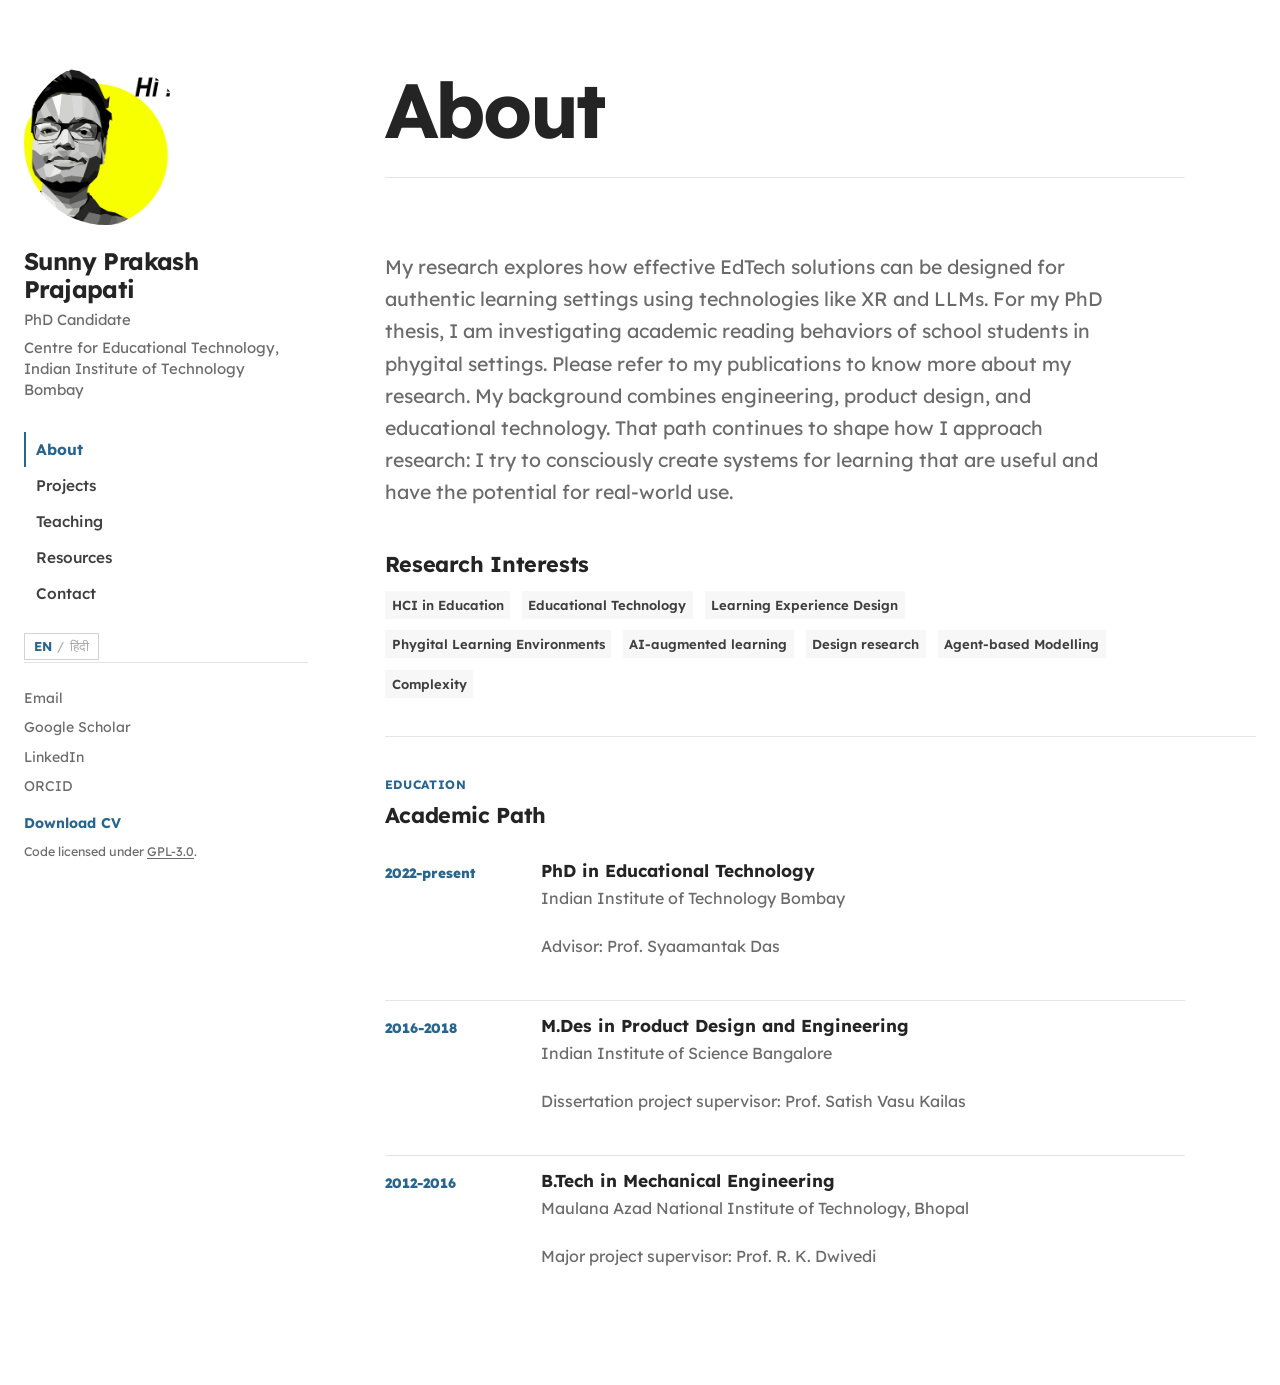
<file: index.html>
<!DOCTYPE html>
<html lang="en">
<head>
  <meta charset="utf-8">
  <meta name="viewport" content="width=device-width, initial-scale=1">
  <meta name="description" content="Biography, research background, education, and research themes of Sunny Prakash Prajapati, PhD Candidate at IIT Bombay.">
  <meta name="theme-color" content="#f7f6f0">
  <link rel="icon" href="assets/images/logo-sunny.png" type="image/png">
  <title>About | Sunny Prakash Prajapati</title>
  <!-- Google tag (gtag.js) -->
  <script async src="https://www.googletagmanager.com/gtag/js?id=G-GCZZ0L1L67"></script>
  <script>
    window.dataLayer = window.dataLayer || [];
    function gtag(){dataLayer.push(arguments);}
    gtag('js', new Date());

    gtag('config', 'G-GCZZ0L1L67');
  </script>
  <meta property="og:title" content="About — Sunny Prakash Prajapati">
  <meta property="og:description" content="Biography, research background, education, and research themes of Sunny Prakash Prajapati, PhD Candidate at IIT Bombay.">
  <meta property="og:image" content="https://sunnysideux.github.io/assets/images/logo-sunny.png">
  <meta property="og:url" content="https://sunnysideux.github.io/">
  <meta property="og:type" content="website">
  <meta property="og:site_name" content="Sunny Prakash Prajapati">
  <meta name="twitter:card" content="summary">
  <link rel="canonical" href="https://sunnysideux.github.io/">
  <link rel="stylesheet" href="assets/css/styles.css">
  <script defer src="assets/js/site-data.js"></script>
  <script defer src="assets/js/i18n.js"></script>
  <script defer src="assets/js/main.js"></script>
</head>
<body data-page="about">
  <a class="skip-link" href="#main-content">Skip to content</a>
  <div class="site-shell">
    <header class="site-header" data-site-header></header>
    <main id="main-content" data-page-root>
      <noscript>
        <section class="noscript-message">
          <h1>JavaScript is required for this site.</h1>
          <p>This website keeps content in a single editable data file, so please enable JavaScript to view the pages.</p>
        </section>
      </noscript>
    </main>
    <footer class="site-footer" data-site-footer></footer>
  </div>
</body>
</html>
</file>
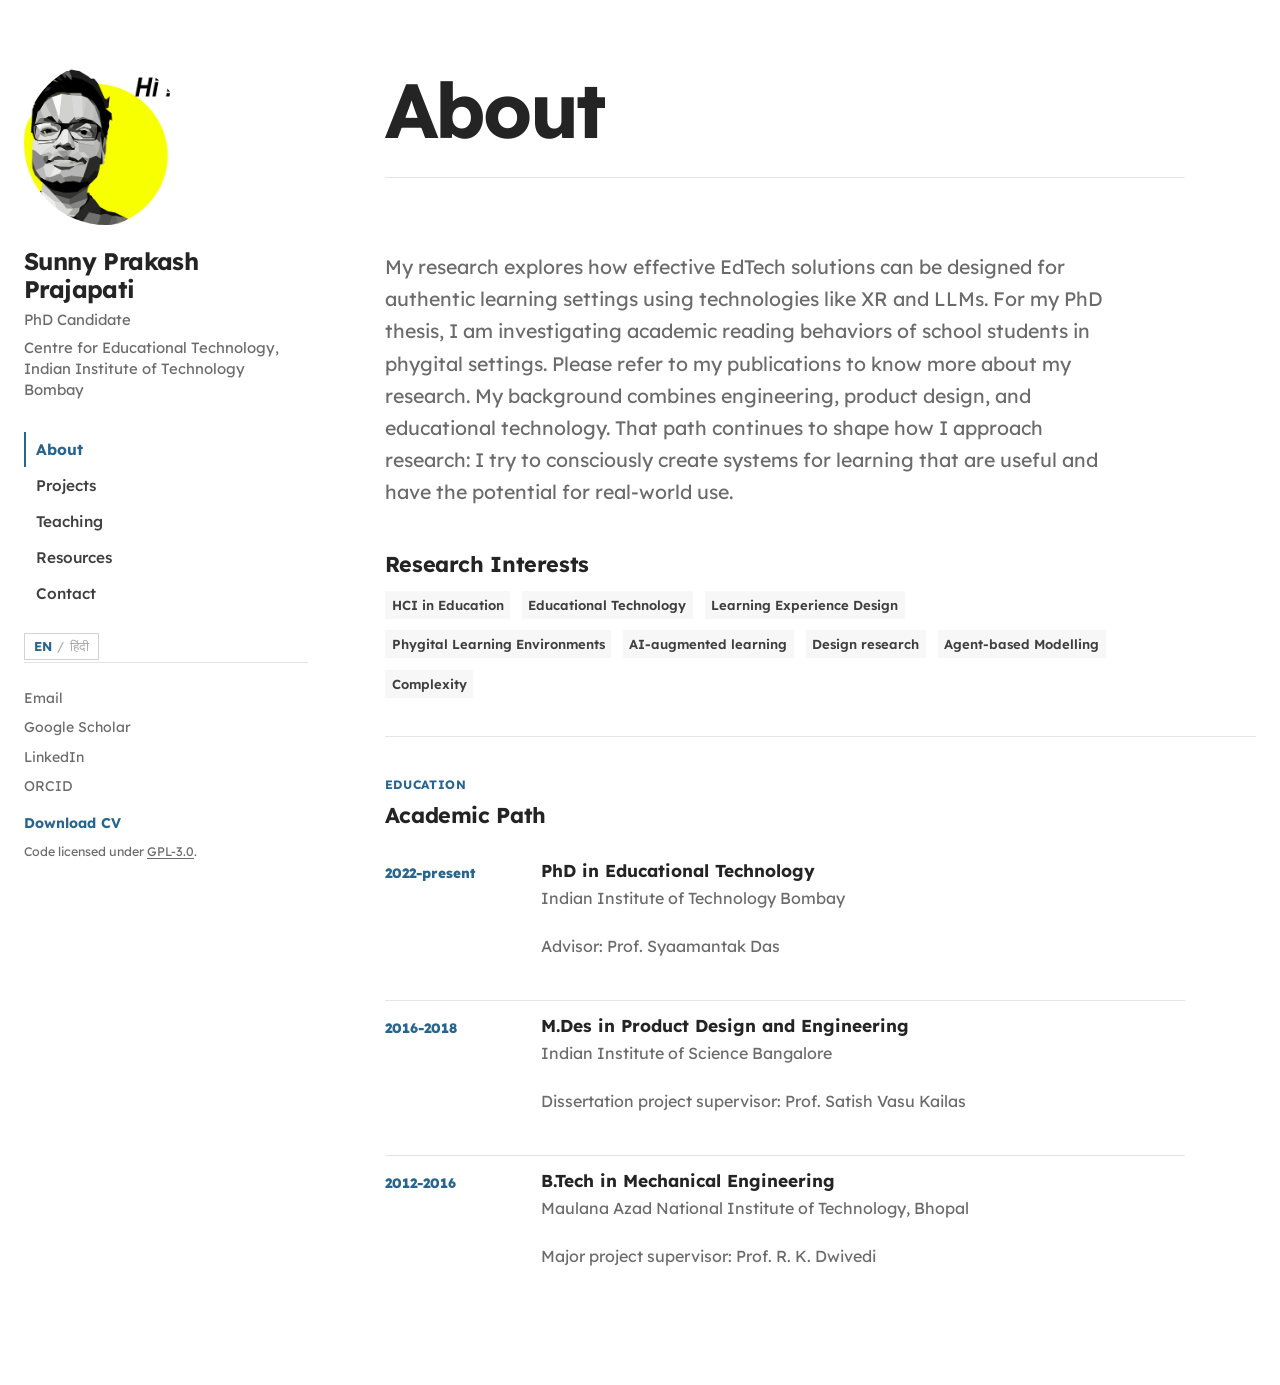
<file: about.html>
<!DOCTYPE html>
<html lang="en">
<head>
  <meta charset="utf-8">
  <meta name="viewport" content="width=device-width, initial-scale=1">
  <meta name="robots" content="noindex">
  <meta http-equiv="refresh" content="0; url=index.html">
  <link rel="canonical" href="https://sunnysideux.github.io/">
  <title>About | Sunny Prakash Prajapati</title>
  <script>window.location.replace("index.html");</script>
</head>
<body>
  <p>This page has moved to <a href="index.html">the homepage</a>.</p>
</body>
</html>
</file>
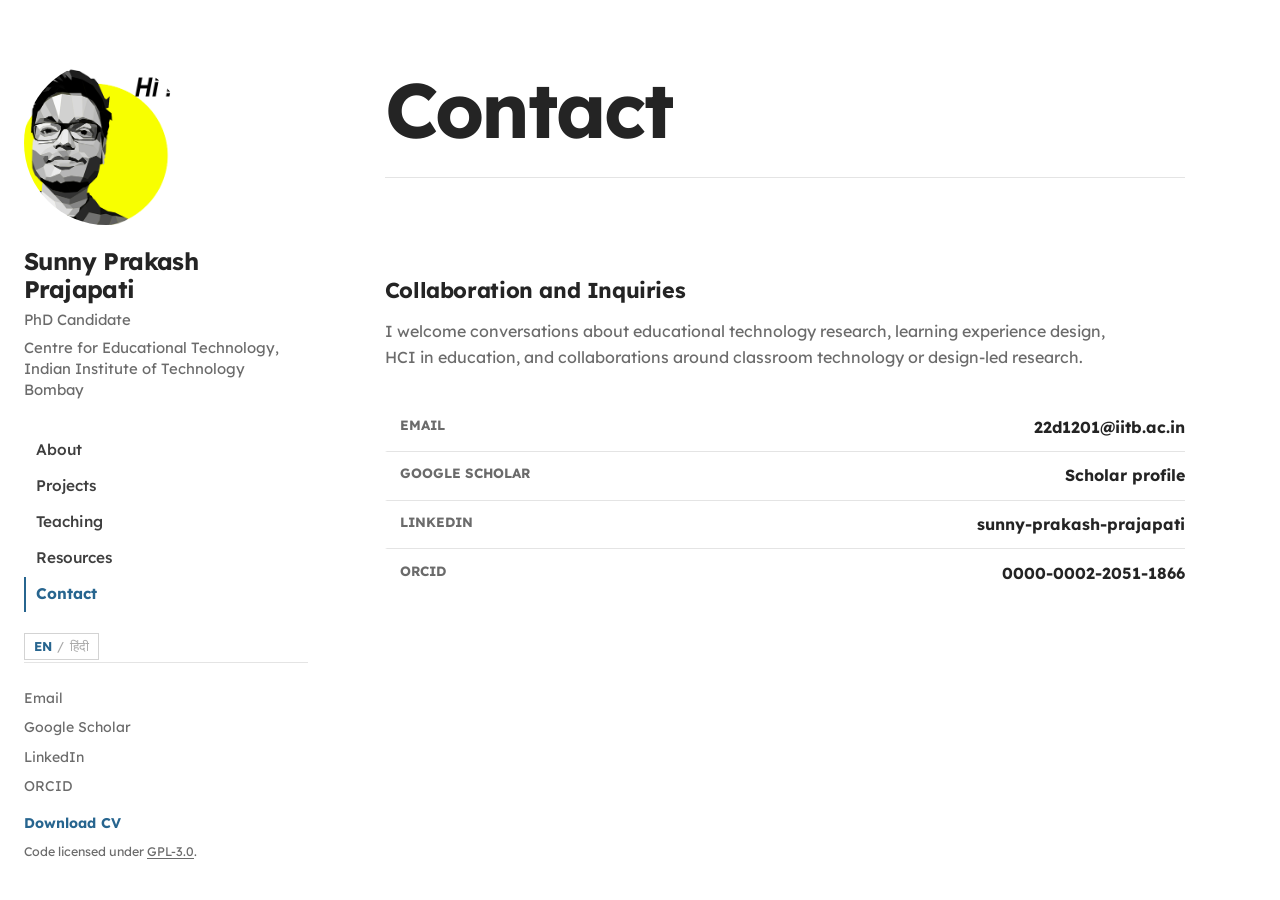
<file: contact.html>
<!DOCTYPE html>
<html lang="en">
<head>
  <meta charset="utf-8">
  <meta name="viewport" content="width=device-width, initial-scale=1">
  <meta name="description" content="Contact Sunny Prakash Prajapati for research collaborations, talks, and inquiries in educational technology, HCI in education, and learning experience design.">
  <meta name="theme-color" content="#f7f6f0">
  <link rel="icon" href="assets/images/logo-sunny.png" type="image/png">
  <title>Contact | Sunny Prakash Prajapati</title>
  <meta property="og:title" content="Contact — Sunny Prakash Prajapati">
  <meta property="og:description" content="Contact Sunny Prakash Prajapati for research collaborations, talks, and inquiries.">
  <meta property="og:image" content="https://sunnysideux.github.io/assets/images/logo-sunny.png">
  <meta property="og:url" content="https://sunnysideux.github.io/contact.html">
  <meta property="og:type" content="website">
  <meta property="og:site_name" content="Sunny Prakash Prajapati">
  <meta name="twitter:card" content="summary">
  <link rel="canonical" href="https://sunnysideux.github.io/contact.html">
  <link rel="stylesheet" href="assets/css/styles.css">
  <script defer src="assets/js/site-data.js"></script>
  <script defer src="assets/js/i18n.js"></script>
  <script defer src="assets/js/main.js"></script>
</head>
<body data-page="contact">
  <a class="skip-link" href="#main-content">Skip to content</a>
  <div class="site-shell">
    <header class="site-header" data-site-header></header>
    <main id="main-content" data-page-root>
      <noscript>
        <section class="noscript-message">
          <h1>JavaScript is required for this site.</h1>
          <p>This website keeps content in a single editable data file, so please enable JavaScript to view the pages.</p>
        </section>
      </noscript>
    </main>
    <footer class="site-footer" data-site-footer></footer>
  </div>
</body>
</html>
</file>
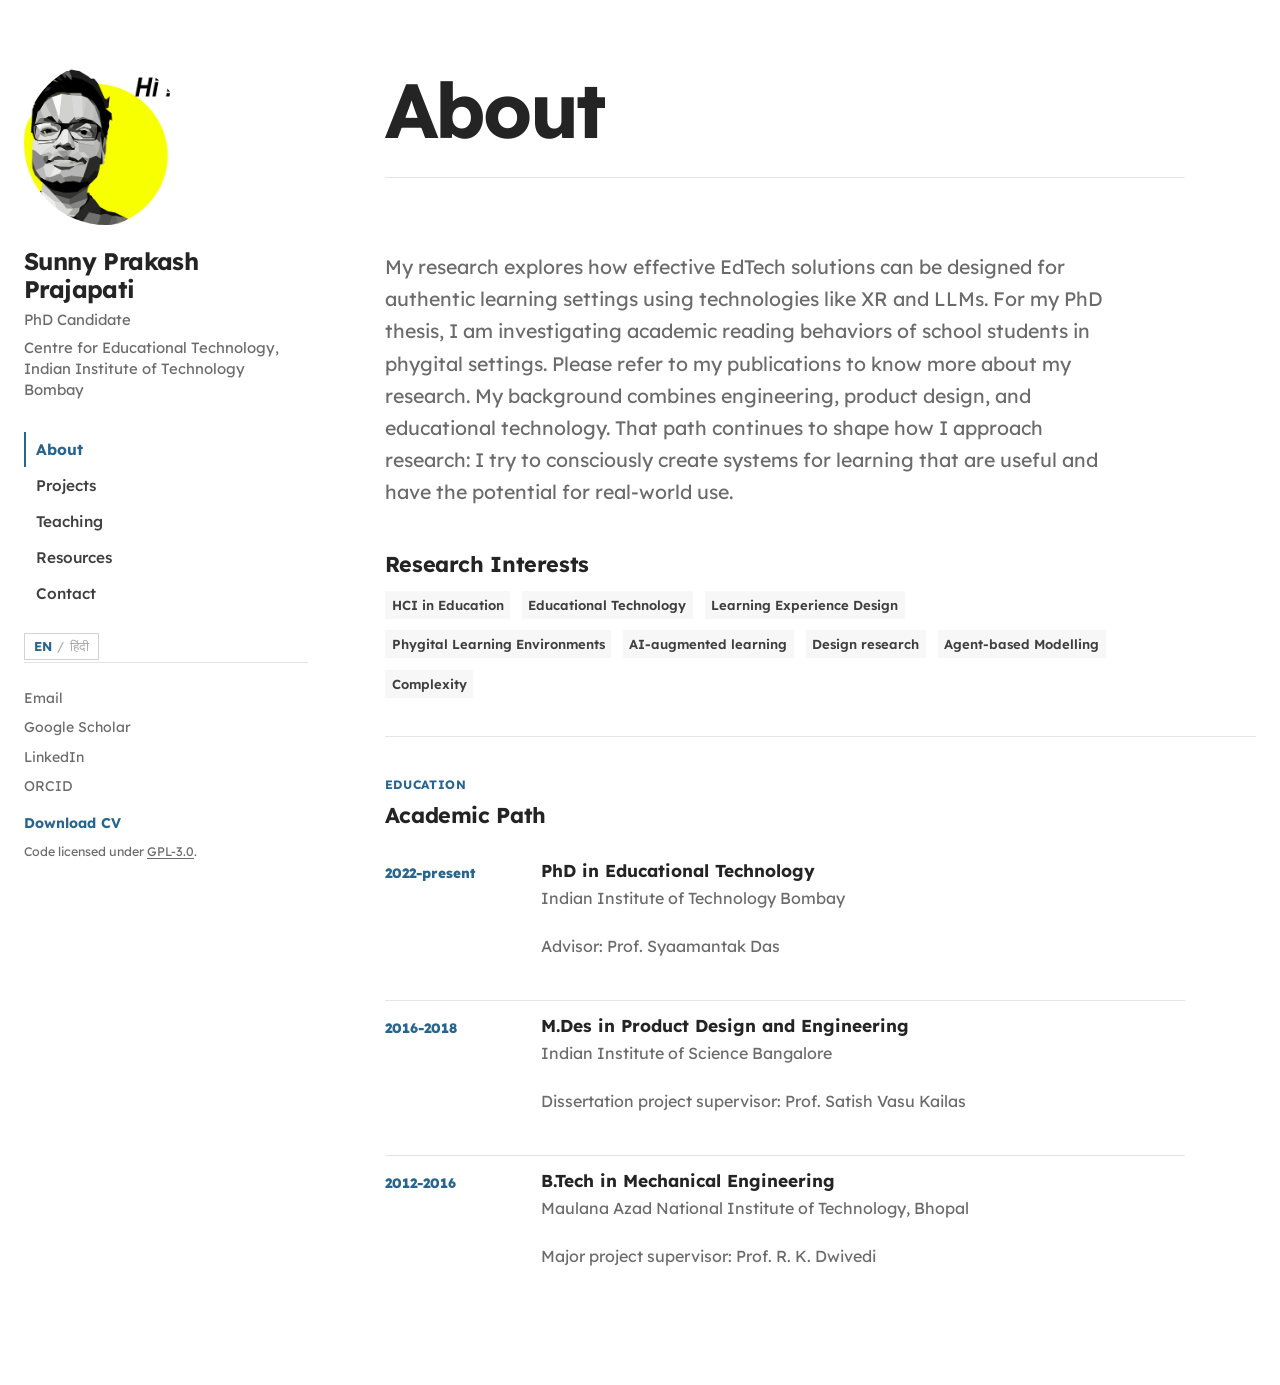
<file: cv.html>
<!DOCTYPE html>
<html lang="en">
<head>
  <meta charset="utf-8">
  <meta name="viewport" content="width=device-width, initial-scale=1">
  <meta name="robots" content="noindex">
  <meta http-equiv="refresh" content="0; url=index.html">
  <link rel="canonical" href="https://sunnysideux.github.io/">
  <title>Sunny Prakash Prajapati</title>
  <script>window.location.replace("index.html");</script>
</head>
<body>
  <p>This page has moved to <a href="index.html">the homepage</a>.</p>
</body>
</html>
</file>
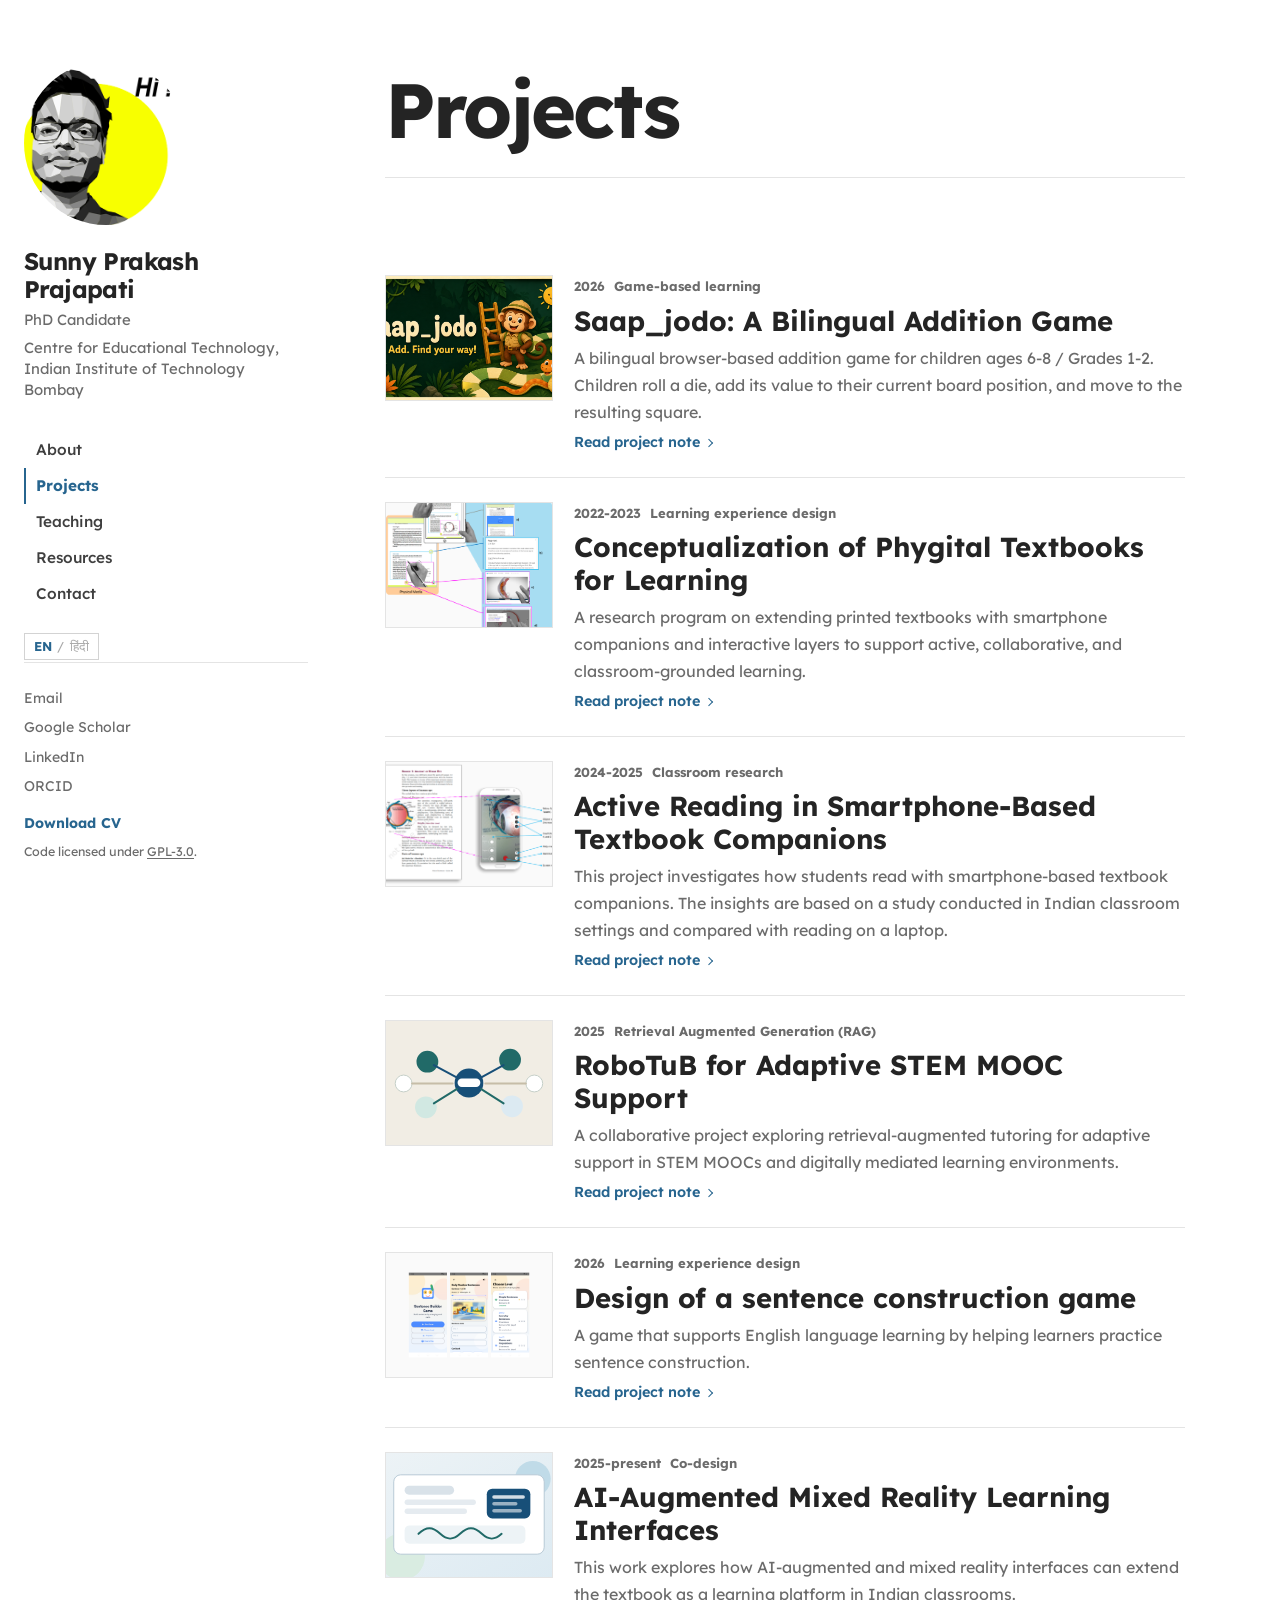
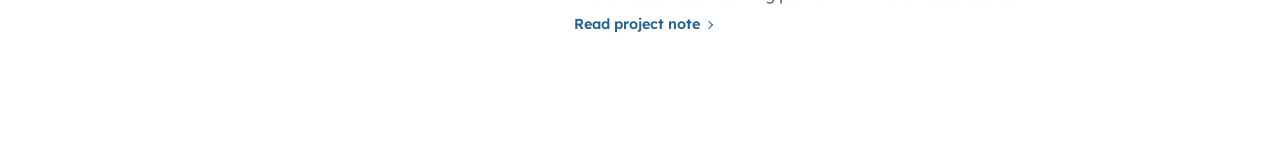
<file: projects.html>
<!DOCTYPE html>
<html lang="en">
<head>
  <meta charset="utf-8">
  <meta name="viewport" content="width=device-width, initial-scale=1">
  <meta name="description" content="Research projects by Sunny Prakash Prajapati: phygital textbooks, active reading studies, AI-augmented learning interfaces, and accessible game design.">
  <meta name="theme-color" content="#f7f6f0">
  <link rel="icon" href="assets/images/logo-sunny.png" type="image/png">
  <title>Projects | Sunny Prakash Prajapati</title>
  <meta property="og:title" content="Projects — Sunny Prakash Prajapati">
  <meta property="og:description" content="Research projects by Sunny Prakash Prajapati: phygital textbooks, active reading studies, AI-augmented learning interfaces, and accessible game design.">
  <meta property="og:image" content="https://sunnysideux.github.io/assets/images/logo-sunny.png">
  <meta property="og:url" content="https://sunnysideux.github.io/projects.html">
  <meta property="og:type" content="website">
  <meta property="og:site_name" content="Sunny Prakash Prajapati">
  <meta name="twitter:card" content="summary">
  <link rel="canonical" href="https://sunnysideux.github.io/projects.html">
  <link rel="stylesheet" href="assets/css/styles.css">
  <script defer src="assets/js/site-data.js"></script>
  <script defer src="assets/js/i18n.js"></script>
  <script defer src="assets/js/main.js"></script>
</head>
<body data-page="projects">
  <a class="skip-link" href="#main-content">Skip to content</a>
  <div class="site-shell">
    <header class="site-header" data-site-header></header>
    <main id="main-content" data-page-root>
      <noscript>
        <section class="noscript-message">
          <h1>JavaScript is required for this site.</h1>
          <p>This website keeps content in a single editable data file, so please enable JavaScript to view the pages.</p>
        </section>
      </noscript>
    </main>
    <footer class="site-footer" data-site-footer></footer>
  </div>
</body>
</html>
</file>
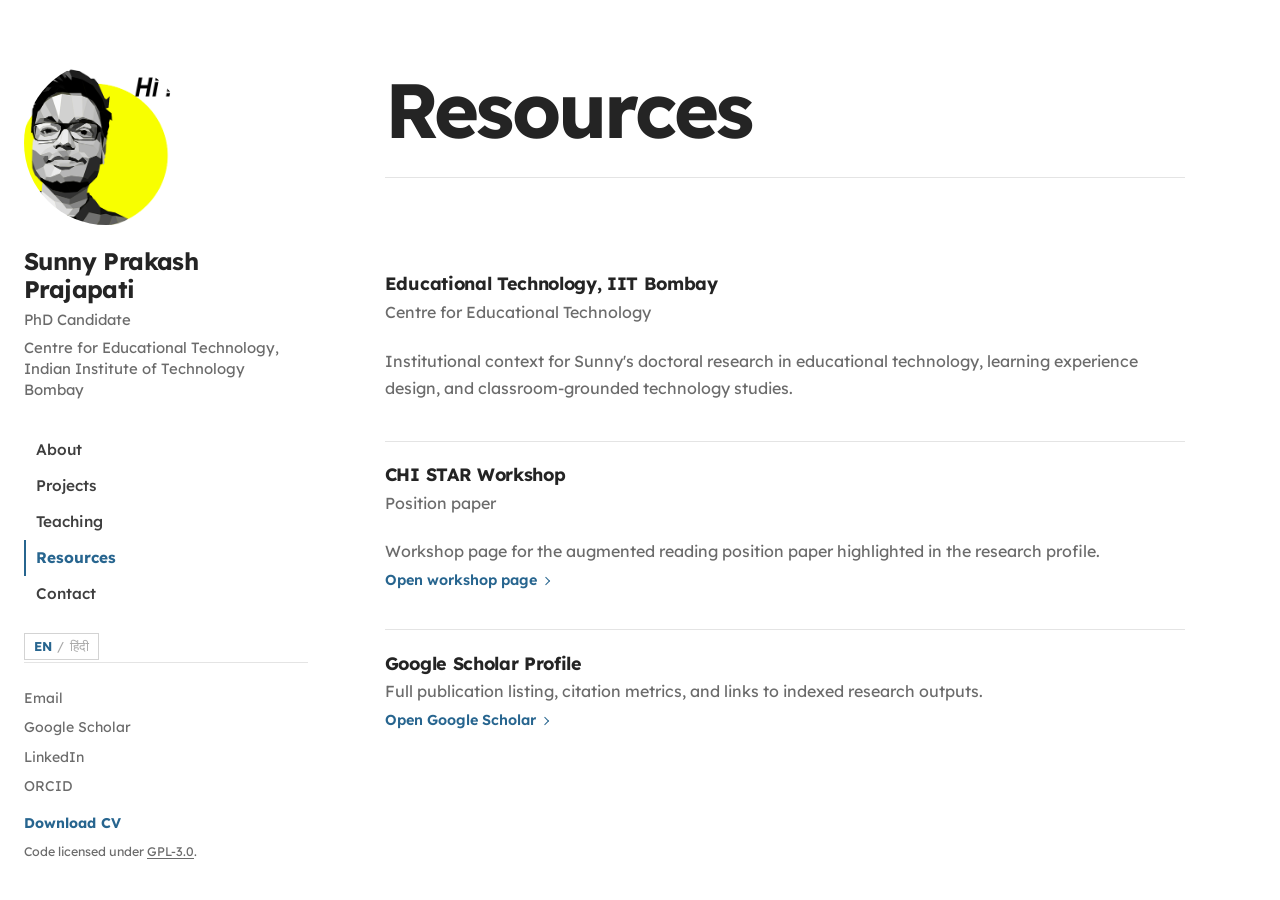
<file: resources.html>
<!DOCTYPE html>
<html lang="en">
<head>
  <meta charset="utf-8">
  <meta name="viewport" content="width=device-width, initial-scale=1">
  <meta name="description" content="Selected resources, institutional links, and references connected to Sunny Prakash Prajapati's research in educational technology and HCI.">
  <meta name="theme-color" content="#f7f6f0">
  <link rel="icon" href="assets/images/logo-sunny.png" type="image/png">
  <title>Resources | Sunny Prakash Prajapati</title>
  <meta property="og:title" content="Resources — Sunny Prakash Prajapati">
  <meta property="og:description" content="Selected resources, institutional links, and references connected to Sunny Prakash Prajapati's research.">
  <meta property="og:image" content="https://sunnysideux.github.io/assets/images/logo-sunny.png">
  <meta property="og:url" content="https://sunnysideux.github.io/resources.html">
  <meta property="og:type" content="website">
  <meta property="og:site_name" content="Sunny Prakash Prajapati">
  <meta name="twitter:card" content="summary">
  <link rel="canonical" href="https://sunnysideux.github.io/resources.html">
  <link rel="stylesheet" href="assets/css/styles.css">
  <script defer src="assets/js/site-data.js"></script>
  <script defer src="assets/js/i18n.js"></script>
  <script defer src="assets/js/main.js"></script>
</head>
<body data-page="resources">
  <a class="skip-link" href="#main-content">Skip to content</a>
  <div class="site-shell">
    <header class="site-header" data-site-header></header>
    <main id="main-content" data-page-root>
      <noscript>
        <section class="noscript-message">
          <h1>JavaScript is required for this site.</h1>
          <p>This website keeps content in a single editable data file, so please enable JavaScript to view the pages.</p>
        </section>
      </noscript>
    </main>
    <footer class="site-footer" data-site-footer></footer>
  </div>
</body>
</html>
</file>
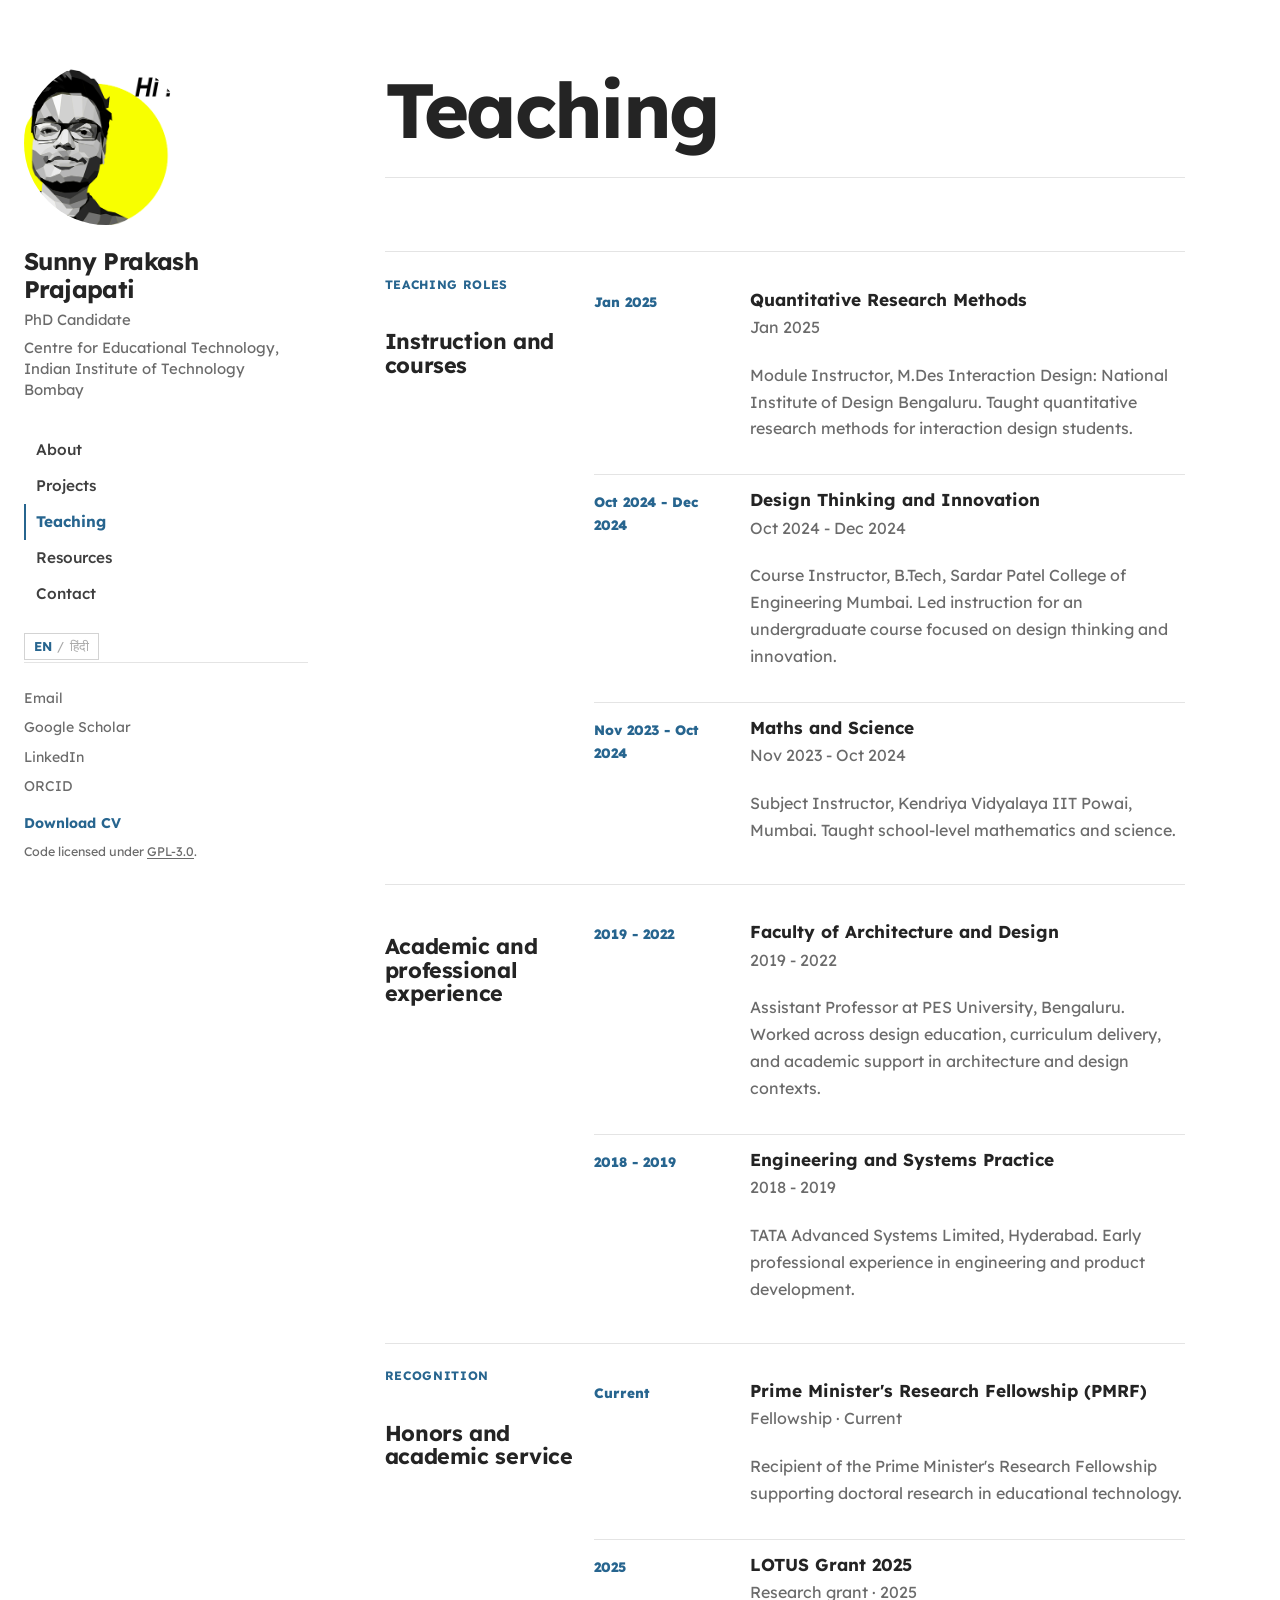
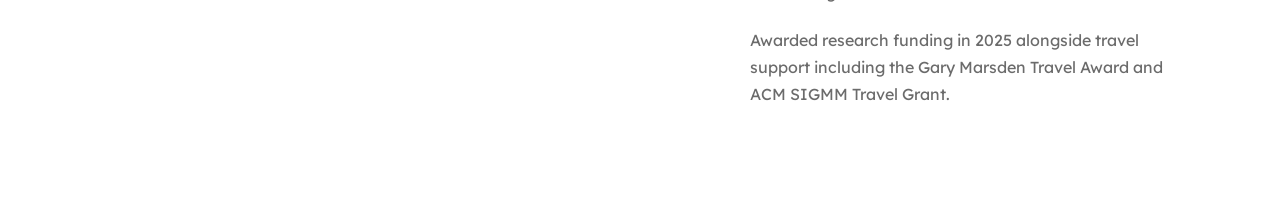
<file: teaching.html>
<!DOCTYPE html>
<html lang="en">
<head>
  <meta charset="utf-8">
  <meta name="viewport" content="width=device-width, initial-scale=1">
  <meta name="description" content="Teaching experience, courses, and academic service of Sunny Prakash Prajapati, including roles at NID Bengaluru, SPCE Mumbai, and Kendriya Vidyalaya IIT Powai.">
  <meta name="theme-color" content="#f7f6f0">
  <link rel="icon" href="assets/images/logo-sunny.png" type="image/png">
  <title>Teaching | Sunny Prakash Prajapati</title>
  <meta property="og:title" content="Teaching — Sunny Prakash Prajapati">
  <meta property="og:description" content="Teaching experience, courses, and academic service of Sunny Prakash Prajapati, PhD Candidate at IIT Bombay.">
  <meta property="og:image" content="https://sunnysideux.github.io/assets/images/logo-sunny.png">
  <meta property="og:url" content="https://sunnysideux.github.io/teaching.html">
  <meta property="og:type" content="website">
  <meta property="og:site_name" content="Sunny Prakash Prajapati">
  <meta name="twitter:card" content="summary">
  <link rel="canonical" href="https://sunnysideux.github.io/teaching.html">
  <link rel="stylesheet" href="assets/css/styles.css">
  <script defer src="assets/js/site-data.js"></script>
  <script defer src="assets/js/i18n.js"></script>
  <script defer src="assets/js/main.js"></script>
</head>
<body data-page="teaching">
  <a class="skip-link" href="#main-content">Skip to content</a>
  <div class="site-shell">
    <header class="site-header" data-site-header></header>
    <main id="main-content" data-page-root>
      <noscript>
        <section class="noscript-message">
          <h1>JavaScript is required for this site.</h1>
          <p>This website keeps content in a single editable data file, so please enable JavaScript to view the pages.</p>
        </section>
      </noscript>
    </main>
    <footer class="site-footer" data-site-footer></footer>
  </div>
</body>
</html>
</file>
<file: assets/css/styles.css>
@import url("https://fonts.googleapis.com/css2?family=Lexend:wght@400;500;600;700&family=Open+Sans:wght@400;500;600;700&display=swap");

:root {
  --background: #f7f6f0;
  --background-quiet: #eef2ef;
  --surface: #fffefa;
  --surface-subtle: #fbfaf5;
  --text: #181a18;
  --text-soft: #333832;
  --muted: #62685f;
  --line: #d7d8cf;
  --line-strong: #b8bbaf;
  --accent: #d8c847;
  --accent-deep: #8a7a13;
  --accent-soft: rgba(216, 200, 71, 0.22);
  --sage: #4f6456;
  --ink: #101412;
  --shadow: 0 1px 2px rgba(16, 20, 18, 0.04);
  --shadow-strong: 0 12px 30px rgba(16, 20, 18, 0.08);
  --shadow-hover: 0 16px 36px rgba(16, 20, 18, 0.1);
  --radius-large: 8px;
  --radius-medium: 6px;
  --radius-small: 4px;
  --max-width: 1120px;
  --measure: 45rem;
  --font-sans: "Lexend", "Open Sans", Arial, sans-serif;
  --font-display: "Lexend", "Open Sans", Arial, sans-serif;
  --transition: 180ms ease;
}

*,
*::before,
*::after {
  box-sizing: border-box;
}

html {
  scroll-behavior: smooth;
  color-scheme: light;
}

body {
  margin: 0;
  min-width: 320px;
  font-family: var(--font-sans);
  font-size: 1.03125rem;
  line-height: 1.68;
  color: var(--text);
  background:
    linear-gradient(180deg, rgba(238, 242, 239, 0.55) 0, rgba(247, 246, 240, 0) 28rem),
    var(--background);
  overflow-x: clip;
}

body.nav-open {
  overflow: hidden;
}

img {
  display: block;
  max-width: 100%;
}

a {
  color: inherit;
  text-decoration: none;
  transition: color var(--transition), border-color var(--transition), background-color var(--transition), transform var(--transition), box-shadow var(--transition);
}

a:hover,
a:focus-visible {
  color: var(--ink);
}

button,
input,
textarea {
  font: inherit;
}

button {
  cursor: pointer;
}

:focus-visible {
  outline: 3px solid rgba(138, 122, 19, 0.55);
  outline-offset: 3px;
}

.site-shell {
  min-height: 100vh;
}

.container {
  width: min(calc(100% - 2.5rem), var(--max-width));
  margin: 0 auto;
}

.skip-link,
.sr-only {
  position: absolute;
  width: 1px;
  height: 1px;
  margin: -1px;
  padding: 0;
  overflow: hidden;
  border: 0;
  clip: rect(0, 0, 0, 0);
}

.skip-link:focus {
  width: auto;
  height: auto;
  margin: 1rem;
  padding: 0.78rem 1rem;
  clip: auto;
  border: 1px solid var(--line-strong);
  border-radius: var(--radius-small);
  background: var(--surface);
  color: var(--text);
  z-index: 1000;
}

.site-header {
  position: sticky;
  top: 0;
  z-index: 50;
  background: rgba(247, 246, 240, 0.92);
  border-bottom: 1px solid rgba(184, 187, 175, 0.62);
  backdrop-filter: blur(14px);
}

.header-inner,
.footer-inner,
.section-header,
.editorial-callout,
.contact-layout {
  display: flex;
  align-items: center;
  justify-content: space-between;
  gap: 1.4rem;
}

.header-inner {
  min-height: 4.7rem;
}

.brand {
  display: inline-flex;
  align-items: center;
  gap: 0.82rem;
  min-width: 0;
}

.brand-mark {
  display: grid;
  place-items: center;
  width: 2.85rem;
  height: 2.85rem;
  flex: 0 0 auto;
  border: 1px solid var(--ink);
  border-radius: 999px;
  background: var(--ink);
  color: var(--surface);
  font-size: 0.84rem;
  font-weight: 700;
}

.brand-copy {
  display: grid;
  gap: 0.08rem;
  line-height: 1.16;
}

.brand-name {
  font-family: var(--font-display);
  font-size: 1.12rem;
  font-weight: 700;
}

.brand-subtitle {
  color: var(--muted);
  font-size: 0.84rem;
}

.site-nav {
  display: flex;
  align-items: center;
  gap: 0.18rem;
}

.site-nav a {
  border-radius: 999px;
  color: var(--muted);
  font-size: 0.9rem;
  font-weight: 600;
  padding: 0.42rem 0.68rem;
}

.site-nav a:hover,
.site-nav a:focus-visible {
  background: rgba(79, 100, 86, 0.08);
  color: var(--text);
}

.site-nav a[aria-current="page"] {
  background: var(--ink);
  color: var(--surface);
}

.nav-toggle {
  display: none;
  flex-direction: column;
  gap: 0.28rem;
  width: 2.45rem;
  height: 2.45rem;
  align-items: center;
  justify-content: center;
  border: 1px solid var(--line);
  border-radius: 999px;
  background: var(--surface);
}

.nav-toggle span:not(.sr-only) {
  display: block;
  width: 1.12rem;
  height: 2px;
  border-radius: 999px;
  background: var(--text);
}

h1,
h2,
h3,
h4 {
  margin: 0;
  font-family: var(--font-display);
  font-weight: 700;
  line-height: 1.08;
}

h1 {
  font-size: clamp(3.2rem, 7vw, 5.9rem);
}

h2 {
  font-size: clamp(1.55rem, 2.4vw, 2.25rem);
}

h3 {
  font-size: 1.22rem;
}

p {
  margin: 0;
}

p + p {
  margin-top: 1rem;
}

.lead {
  color: var(--text-soft);
  font-size: clamp(1.08rem, 1.8vw, 1.22rem);
  line-height: 1.65;
}

.eyebrow {
  display: inline-flex;
  align-items: center;
  flex-wrap: wrap;
  gap: 0.5rem;
  max-width: 100%;
  color: var(--sage);
  font-size: 0.76rem;
  font-weight: 700;
  text-transform: uppercase;
}

.eyebrow::before {
  content: "";
  width: 0.48rem;
  height: 0.48rem;
  border-radius: 999px;
  background: var(--accent);
  box-shadow: 0 0 0 4px var(--accent-soft);
}

.hero {
  padding: clamp(3.2rem, 7vw, 5.8rem) 0 1.2rem;
}

.hero-grid {
  display: grid;
  grid-template-columns: minmax(0, 1.22fr) minmax(300px, 0.78fr);
  gap: clamp(1.5rem, 4vw, 3rem);
  align-items: stretch;
}

.hero-copy {
  display: grid;
  align-content: center;
  gap: 1.05rem;
  min-height: 32rem;
  border-top: 1px solid var(--line-strong);
  border-bottom: 1px solid var(--line);
  padding: 2rem 0;
}

.hero-copy h1 {
  max-width: 11ch;
}

.hero-tagline {
  max-width: 35rem;
  color: var(--text-soft);
  font-size: clamp(1.24rem, 2vw, 1.55rem);
  line-height: 1.45;
}

.hero-summary {
  max-width: var(--measure);
  color: var(--muted);
}

.hero-panel {
  display: grid;
  align-content: start;
  gap: 1.15rem;
  border: 1px solid var(--line);
  border-radius: var(--radius-large);
  background: rgba(255, 254, 250, 0.76);
  padding: 1.25rem;
  box-shadow: var(--shadow);
}

.portrait-frame {
  overflow: hidden;
  border-radius: var(--radius-medium);
  background: var(--background-quiet);
  aspect-ratio: 1 / 1.05;
}

.profile-photo {
  width: 100%;
  height: 100%;
  object-fit: cover;
  object-position: 8% 70%;
  filter: grayscale(1) contrast(1.04);
  transform: scale(1.62);
  transform-origin: 22% 60%;
}

.hero-panel-copy {
  display: grid;
  gap: 0.32rem;
  padding-bottom: 0.35rem;
  border-bottom: 1px solid var(--line);
}

.hero-panel-copy h2 {
  font-family: var(--font-sans);
  font-size: 1rem;
  font-weight: 600;
  line-height: 1.48;
}

.panel-kicker,
.panel-affiliation,
.publication-authors,
.publication-venue,
.publication-year,
.timeline-institution,
.results-note,
.empty-state,
.footer-license,
.resource-value {
  color: var(--muted);
}

.button-row,
.link-row,
.tag-list,
.footer-links,
.page-actions {
  display: flex;
  flex-wrap: wrap;
  align-items: center;
  gap: 0.72rem;
}

.button {
  display: inline-flex;
  min-height: 2.75rem;
  align-items: center;
  justify-content: center;
  border: 1px solid var(--line-strong);
  border-radius: var(--radius-small);
  padding: 0.72rem 1rem;
  font-size: 0.94rem;
  font-weight: 700;
  line-height: 1.2;
}

.button:hover,
.button:focus-visible {
  transform: translateY(-1px);
  box-shadow: var(--shadow);
}

.button-primary {
  border-color: var(--ink);
  background: var(--ink);
  color: var(--surface);
}

.button-primary:hover,
.button-primary:focus-visible {
  color: var(--surface);
}

.button-secondary {
  background: var(--surface);
  color: var(--text);
}

.text-link,
.inline-link {
  display: inline-flex;
  width: fit-content;
  align-items: center;
  gap: 0.36rem;
  border-bottom: 1px solid var(--accent-deep);
  color: var(--text);
  font-weight: 700;
  line-height: 1.35;
}

.text-link:hover,
.inline-link:hover,
.text-link:focus-visible,
.inline-link:focus-visible {
  border-color: var(--ink);
}

.text-link::after {
  content: "";
  width: 0.42rem;
  height: 0.42rem;
  border-top: 1.5px solid currentColor;
  border-right: 1.5px solid currentColor;
  transform: rotate(45deg);
}

.tag {
  display: inline-flex;
  align-items: center;
  border: 1px solid rgba(79, 100, 86, 0.24);
  border-radius: 999px;
  background: rgba(79, 100, 86, 0.06);
  color: var(--text-soft);
  font-size: 0.82rem;
  font-weight: 600;
  padding: 0.35rem 0.62rem;
}

.publication-category {
  display: inline-flex;
  width: fit-content;
  align-items: center;
  border: 1px solid var(--line);
  border-radius: 999px;
  background: var(--surface-subtle);
  color: var(--sage);
  font-size: 0.74rem;
  font-weight: 800;
  padding: 0.28rem 0.56rem;
  text-transform: uppercase;
}

.publication-category.is-journal {
  border-color: rgba(138, 122, 19, 0.32);
  background: var(--accent-soft);
  color: var(--accent-deep);
}

.publication-category.is-workshop,
.publication-category.is-poster {
  color: #5f536c;
}

.fact-list {
  display: grid;
  gap: 0;
  margin: 0;
}

.fact-list div {
  display: grid;
  gap: 0.15rem;
  border-top: 1px solid var(--line);
  padding: 0.78rem 0;
}

.fact-list dt {
  color: var(--muted);
  font-size: 0.76rem;
  font-weight: 700;
  text-transform: uppercase;
}

.fact-list dd {
  margin: 0;
  color: var(--text);
  font-weight: 700;
}

.credibility-strip {
  padding: 1.2rem 0 0;
}

.credibility-grid,
.publication-summary-grid {
  display: grid;
  grid-template-columns: repeat(4, minmax(0, 1fr));
  border-top: 1px solid var(--line-strong);
  border-bottom: 1px solid var(--line);
}

.publication-summary-grid {
  grid-template-columns: repeat(3, minmax(0, 1fr));
}

.stat-item {
  display: grid;
  gap: 0.22rem;
  min-height: 6rem;
  align-content: center;
  border-right: 1px solid var(--line);
  padding: 1.1rem 1.2rem;
}

.stat-item:last-child {
  border-right: 0;
}

.stat-item strong {
  font-family: var(--font-display);
  font-size: clamp(1.35rem, 2.5vw, 2rem);
  line-height: 1;
}

.stat-item span {
  color: var(--muted);
  font-size: 0.82rem;
  font-weight: 700;
  text-transform: uppercase;
}

.page-section {
  padding: clamp(2.4rem, 5vw, 4.3rem) 0;
}

.page-section-compact {
  padding-top: 1rem;
}

.section-quiet {
  background: rgba(238, 242, 239, 0.46);
  border-top: 1px solid rgba(215, 216, 207, 0.7);
  border-bottom: 1px solid rgba(215, 216, 207, 0.7);
}

.section-header {
  align-items: flex-end;
  margin-bottom: 1.35rem;
}

.section-header > div {
  display: grid;
  gap: 0.48rem;
}

.section-header h2 {
  max-width: 38rem;
}

.page-hero {
  padding: clamp(3rem, 6vw, 5rem) 0 1.2rem;
}

.page-hero-inner {
  display: grid;
  gap: 0.7rem;
  max-width: 52rem;
  border-bottom: 1px solid var(--line);
  padding-bottom: 1.6rem;
}

.hero-copy,
.page-hero-inner,
.publication-item,
.project-body,
.project-detail-copy,
.prose-panel {
  min-width: 0;
}

.page-hero h1 {
  font-size: clamp(2.7rem, 6vw, 4.8rem);
}

.page-hero p:not(.eyebrow) {
  max-width: var(--measure);
  color: var(--muted);
  font-size: 1.08rem;
}

.page-actions {
  margin-top: 0.45rem;
}

.citation-list,
.publication-list,
.project-list,
.theme-list,
.resource-list,
.compact-list,
.contact-list,
.timeline,
.timeline-list,
.sidebar-stack {
  display: grid;
  gap: 1rem;
}

.citation-item,
.publication-item,
.project-row,
.theme-item,
.resource-item,
.prose-panel,
.side-panel,
.editorial-callout,
.timeline-item,
.contact-item {
  border-top: 1px solid var(--line);
  padding-top: 1.15rem;
}

.citation-item {
  display: grid;
  grid-template-columns: minmax(11rem, 0.26fr) minmax(0, 1fr);
  gap: 1rem 1.5rem;
}

.citation-item h3,
.publication-item h2,
.project-row h3 {
  font-family: var(--font-display);
  font-size: clamp(1.28rem, 2.2vw, 1.72rem);
  line-height: 1.18;
}

.citation-item h3,
.publication-item h2 {
  margin-bottom: 0.25rem;
}

.citation-item > h3,
.citation-item > p,
.citation-item > a {
  grid-column: 2;
}

.citation-meta,
.publication-item-head,
.project-meta {
  display: flex;
  flex-wrap: wrap;
  gap: 0.55rem;
  align-items: center;
  color: var(--muted);
  font-size: 0.82rem;
  font-weight: 700;
}

.citation-meta {
  grid-row: 1 / span 4;
  align-content: start;
}

.publication-layout {
  display: grid;
  grid-template-columns: minmax(14rem, 0.31fr) minmax(0, 1fr);
  gap: clamp(1.5rem, 4vw, 3rem);
  align-items: start;
}

.publications-toolbar {
  position: sticky;
  top: 6rem;
  align-content: start;
  border-top: 1px solid var(--line);
  padding-top: 1rem;
}

.search-field {
  display: grid;
  gap: 0.42rem;
}

.search-field span {
  color: var(--muted);
  font-size: 0.82rem;
  font-weight: 700;
  text-transform: uppercase;
}

.search-field input,
.contact-form input,
.contact-form textarea {
  width: 100%;
  border: 1px solid var(--line);
  border-radius: var(--radius-small);
  background: var(--surface);
  color: var(--text);
  padding: 0.82rem 0.9rem;
}

.search-field input:focus,
.contact-form input:focus,
.contact-form textarea:focus {
  outline: 3px solid rgba(216, 200, 71, 0.28);
  outline-offset: 0;
  border-color: var(--line-strong);
}

.filter-group {
  display: flex;
  flex-wrap: wrap;
  gap: 0.5rem;
}

.filter-chip {
  border: 1px solid var(--line);
  border-radius: 999px;
  background: var(--surface);
  color: var(--text-soft);
  font-size: 0.86rem;
  font-weight: 700;
  padding: 0.58rem 0.78rem;
}

.filter-chip:hover,
.filter-chip:focus-visible,
.filter-chip.is-active {
  border-color: var(--ink);
  background: var(--ink);
  color: var(--surface);
}

.publication-item {
  display: grid;
  gap: 0.62rem;
}

.publication-abstract {
  color: var(--muted);
}

.publication-abstract summary {
  width: fit-content;
  color: var(--text);
  cursor: pointer;
  font-weight: 700;
}

.publication-abstract p {
  margin-top: 0.55rem;
  max-width: var(--measure);
}

.project-list {
  gap: 0;
}

.project-row {
  display: grid;
  grid-template-columns: minmax(13rem, 0.35fr) minmax(0, 1fr);
  gap: clamp(1rem, 3vw, 2rem);
  padding: 1.35rem 0;
}

.project-row:first-child,
.timeline-item:first-child,
.citation-item:first-child,
.publication-item:first-child,
.theme-item:first-child,
.resource-item:first-child,
.contact-item:first-child {
  border-top: 0;
}

.project-image {
  overflow: hidden;
  align-self: start;
  border: 1px solid var(--line);
  border-radius: var(--radius-medium);
  background: var(--surface-subtle);
  aspect-ratio: 16 / 10;
}

.project-image img {
  width: 100%;
  height: 100%;
  object-fit: cover;
  transition: transform var(--transition);
}

.project-image:hover img,
.project-image:focus-visible img {
  transform: scale(1.025);
}

.project-body {
  display: grid;
  align-content: start;
  gap: 0.62rem;
}

.project-body p {
  max-width: var(--measure);
  color: var(--muted);
}

.project-detail {
  display: grid;
  gap: 1rem;
}

.project-back-link {
  justify-self: end;
}

.project-detail-shell {
  display: grid;
  gap: clamp(1.5rem, 4vw, 2.4rem);
}

.project-detail-hero {
  display: grid;
  grid-template-columns: minmax(18rem, 0.44fr) minmax(0, 1fr);
  gap: clamp(1.25rem, 4vw, 2.6rem);
  border-top: 1px solid var(--line);
  padding-top: 1.25rem;
}

.project-detail-image {
  overflow: hidden;
  border: 1px solid var(--line);
  border-radius: var(--radius-medium);
  background: var(--surface-subtle);
}

.project-detail-image img {
  width: 100%;
  height: auto;
  object-fit: contain;
}

.project-gallery-item img {
  width: 100%;
  height: auto;
  object-fit: contain;
}

.project-detail-copy,
.project-detail-section {
  display: grid;
  gap: 0.85rem;
}

.project-detail-copy h1 {
  font-size: clamp(2.3rem, 5vw, 4.1rem);
}

.project-detail-copy p,
.project-detail-section p,
.project-citation {
  color: var(--muted);
}

.project-gallery {
  display: grid;
  grid-template-columns: repeat(2, minmax(0, 1fr));
  gap: 1rem;
}

.project-gallery-item {
  display: grid;
  gap: 0.55rem;
  margin: 0;
}

.project-gallery-item img {
  border: 1px solid var(--line);
  border-radius: var(--radius-medium);
  background: var(--surface-subtle);
}

.project-gallery-item figcaption {
  color: var(--muted);
  font-size: 0.9rem;
}

.prose-grid {
  display: grid;
  grid-template-columns: minmax(0, 1fr) minmax(17rem, 0.38fr);
  gap: clamp(1.5rem, 4vw, 3rem);
  align-items: start;
}

.prose-panel {
  display: grid;
  gap: 1rem;
  max-width: var(--measure);
}

.prose-panel h2 {
  margin-top: 0.8rem;
}

.prose-panel p,
.side-panel p,
.theme-item p,
.resource-item p {
  color: var(--muted);
}

.side-panel {
  display: grid;
  gap: 0.75rem;
}

.side-panel h2 {
  font-family: var(--font-sans);
  font-size: 0.98rem;
  text-transform: uppercase;
}

.compact-list {
  gap: 0.75rem;
}

.compact-item {
  display: grid;
  gap: 0.2rem;
}

.compact-item h3 {
  font-family: var(--font-sans);
  font-size: 0.98rem;
}

.compact-item p {
  color: var(--muted);
  font-size: 0.92rem;
}

.theme-list {
  grid-template-columns: repeat(2, minmax(0, 1fr));
  gap: 0 2rem;
}

.theme-item {
  display: grid;
  gap: 0.55rem;
  padding: 1.25rem 0;
}

.timeline {
  gap: 1.5rem;
}

.timeline-group {
  display: grid;
  grid-template-columns: minmax(12rem, 0.28fr) minmax(0, 1fr);
  gap: clamp(1rem, 3vw, 2rem);
  border-top: 1px solid var(--line);
  padding-top: 1.4rem;
}

.timeline-heading {
  display: grid;
  align-content: start;
  gap: 0.45rem;
}

.timeline-item {
  display: grid;
  grid-template-columns: 9rem minmax(0, 1fr);
  gap: 1.2rem;
  padding: 1rem 0 0;
}

.timeline-period {
  color: var(--sage);
  font-size: 0.85rem;
  font-weight: 800;
}

.timeline-item > div:last-child {
  display: grid;
  gap: 0.3rem;
}

.timeline-item p {
  color: var(--muted);
}

.contact-layout {
  align-items: flex-start;
}

.contact-layout .prose-panel {
  flex: 1 1 24rem;
}

.contact-list {
  flex: 0 1 30rem;
  width: 100%;
  gap: 0;
}

.contact-item {
  display: flex;
  flex-wrap: wrap;
  gap: 0.45rem 1rem;
  justify-content: space-between;
  padding: 1rem 0;
}

.contact-item span {
  color: var(--muted);
  font-size: 0.84rem;
  font-weight: 700;
  text-transform: uppercase;
}

.resource-list {
  max-width: 56rem;
}

.resource-item {
  display: grid;
  gap: 0.5rem;
}

.resource-item h2 {
  font-size: clamp(1.35rem, 2.2vw, 1.8rem);
}

.single-column {
  max-width: 52rem;
}

.editorial-callout {
  border-top: 1px solid var(--line-strong);
  border-bottom: 1px solid var(--line);
  padding: 1.6rem 0;
}

.editorial-callout > div {
  display: grid;
  gap: 0.55rem;
}

.editorial-callout h2 {
  max-width: 44rem;
}

.bullet-list {
  display: grid;
  gap: 0.65rem;
  margin: 0;
  padding: 0;
  list-style: none;
}

.bullet-list li {
  position: relative;
  padding-left: 1rem;
}

.bullet-list li::before {
  content: "";
  position: absolute;
  left: 0;
  top: 0.72rem;
  width: 0.38rem;
  height: 0.38rem;
  border-radius: 999px;
  background: var(--accent-deep);
}

.site-footer {
  padding: 2.5rem 0 3rem;
}

.footer-inner {
  align-items: flex-end;
  border-top: 1px solid var(--line);
  padding-top: 1.25rem;
  color: var(--muted);
}

.footer-copy {
  display: grid;
  gap: 0.2rem;
  max-width: 44rem;
}

.footer-title {
  color: var(--text);
  font-weight: 700;
}

.footer-license {
  font-size: 0.86rem;
}

.footer-license a,
.footer-links a {
  border-bottom: 1px solid transparent;
  color: var(--text);
  font-weight: 700;
}

.footer-license a:hover,
.footer-license a:focus-visible,
.footer-links a:hover,
.footer-links a:focus-visible {
  border-color: var(--accent-deep);
}

.footer-links {
  justify-content: flex-end;
}

.simple-page h1 {
  margin-bottom: 0.7rem;
}

.simple-page p {
  max-width: var(--measure);
  color: var(--muted);
}

.noscript-message {
  width: min(calc(100% - 2.5rem), 48rem);
  margin: 4rem auto;
  border: 1px solid var(--line);
  border-radius: var(--radius-large);
  background: var(--surface);
  padding: 2rem;
}

@media print {
  .site-header,
  .site-footer,
  .skip-link,
  .page-actions,
  .nav-toggle,
  .publications-toolbar {
    display: none !important;
  }

  body {
    background: #fff;
    color: #000;
    font-size: 11pt;
  }

  a {
    color: #000;
  }
}

@media (prefers-reduced-motion: reduce) {
  html {
    scroll-behavior: auto;
  }

  *,
  *::before,
  *::after {
    transition: none !important;
  }
}

@media (max-width: 980px) {
  .hero-grid,
  .prose-grid,
  .publication-layout,
  .project-detail-hero,
  .contact-layout,
  .timeline-group {
    grid-template-columns: 1fr;
  }

  .hero-copy {
    min-height: auto;
  }

  .hero-panel {
    grid-template-columns: minmax(12rem, 0.4fr) minmax(0, 1fr);
    align-items: start;
  }

  .hero-panel-copy,
  .fact-list {
    grid-column: 2;
  }

  .credibility-grid,
  .publication-summary-grid,
  .theme-list {
    grid-template-columns: repeat(2, minmax(0, 1fr));
  }

  .stat-item:nth-child(2n) {
    border-right: 0;
  }

  .project-row,
  .timeline-item {
    grid-template-columns: 1fr;
  }

  .publications-toolbar {
    position: static;
  }
}

@media (max-width: 820px) {
  .nav-toggle {
    display: inline-flex;
  }

  .site-nav {
    position: fixed;
    inset: 4.8rem 1rem auto;
    display: grid;
    align-items: stretch;
    border: 1px solid var(--line-strong);
    border-radius: var(--radius-large);
    background: rgba(255, 254, 250, 0.98);
    box-shadow: var(--shadow-strong);
    padding: 0.9rem;
    opacity: 0;
    pointer-events: none;
    transform: translateY(-8px);
  }

  .site-nav.is-open {
    opacity: 1;
    pointer-events: auto;
    transform: translateY(0);
  }

  .site-nav a {
    border-radius: var(--radius-small);
    padding: 0.62rem 0.8rem;
  }
}

@media (max-width: 640px) {
  body {
    font-size: 1rem;
  }

  .container {
    width: min(calc(100% - 2rem), var(--max-width));
  }

  .header-inner {
    min-height: 4.35rem;
  }

  .brand-name {
    font-size: 1rem;
  }

  .brand-subtitle {
    max-width: 11rem;
    font-size: 0.78rem;
  }

  .hero {
    padding-top: 2.8rem;
  }

  .hero-copy {
    gap: 0.9rem;
    width: 100%;
    max-width: calc(100vw - 2rem);
  }

  .hero-tagline {
    max-width: 19rem;
    font-size: 1.16rem;
  }

  .hero-summary {
    max-width: 20rem;
    font-size: 0.98rem;
  }

  .hero-panel {
    grid-template-columns: 1fr;
    padding: 1rem;
  }

  .hero-panel-copy,
  .fact-list {
    grid-column: auto;
  }

  .credibility-grid,
  .publication-summary-grid,
  .theme-list,
  .project-gallery {
    grid-template-columns: 1fr;
  }

  .stat-item {
    min-height: auto;
    border-right: 0;
    border-bottom: 1px solid var(--line);
    padding: 0.95rem 0;
  }

  .stat-item:last-child {
    border-bottom: 0;
  }

  .citation-item {
    grid-template-columns: 1fr;
  }

  .citation-meta,
  .citation-item > h3,
  .citation-item > p,
  .citation-item > a {
    grid-column: auto;
  }

  .section-header,
  .footer-inner,
  .editorial-callout {
    align-items: flex-start;
    flex-direction: column;
  }

  .button-row,
  .page-actions,
  .footer-links {
    width: 100%;
  }

  .button {
    width: 100%;
  }

  .project-row {
    padding: 1.15rem 0;
  }

  .contact-item {
    display: grid;
    justify-content: stretch;
  }
}

/* Academic profile layout -------------------------------------------------- */
:root {
  --background: #ffffff;
  --background-quiet: #f7f7f7;
  --surface: #ffffff;
  --surface-subtle: #fafafa;
  --text: #242424;
  --text-soft: #3f3f3f;
  --muted: #6b6b6b;
  --line: #e4e4e4;
  --line-strong: #d3d3d3;
  --accent: #5b8db8;
  --accent-deep: #27658f;
  --accent-soft: #eaf3f9;
  --sage: #27658f;
  --ink: #242424;
  --max-width: 1240px;
  --measure: 46rem;
  --font-sans: "Lexend", "Open Sans", Arial, sans-serif;
  --font-display: "Lexend", "Open Sans", Arial, sans-serif;
  --radius-large: 0;
  --radius-medium: 0;
  --radius-small: 0;
}

body {
  background: var(--background);
  font-size: 1rem;
  line-height: 1.68;
}

.site-shell {
  display: grid;
  grid-template-columns: 17.75rem minmax(0, 1fr);
  column-gap: clamp(2.5rem, 6vw, 5.5rem);
  width: min(calc(100% - 3rem), var(--max-width));
  min-height: 100vh;
  margin: 0 auto;
}

.site-header {
  position: sticky;
  top: 0;
  z-index: 20;
  grid-column: 1;
  grid-row: 1 / span 2;
  align-self: start;
  height: 100vh;
  border: 0;
  background: transparent;
  backdrop-filter: none;
}

.sidebar-inner {
  display: flex;
  position: relative;
  min-height: 100%;
  flex-direction: column;
  padding: 3.8rem 0 2.5rem;
}

.sidebar-profile {
  display: grid;
  gap: 0.38rem;
  color: var(--text);
}

.sidebar-profile:hover,
.sidebar-profile:focus-visible {
  color: var(--text);
}

.sidebar-portrait {
  width: 10.25rem;
  height: 10.25rem;
  margin: 0 0 1.05rem;
  border-radius: 50%;
  object-fit: cover;
  object-position: 50% 50%;
}

.sidebar-name {
  font-family: var(--font-sans);
  font-size: 1.5rem;
  font-weight: 700;
  letter-spacing: -0.025em;
  line-height: 1.16;
}

.sidebar-role,
.sidebar-affiliation {
  color: var(--muted);
  font-size: 0.93rem;
  line-height: 1.42;
}

.sidebar-affiliation {
  max-width: 16.5rem;
}

.site-nav {
  display: flex;
  flex-direction: column;
  align-items: flex-start;
  gap: 0.05rem;
  margin: 2rem 0 1.3rem;
}

.site-nav a {
  width: 100%;
  border-left: 2px solid transparent;
  border-radius: 0;
  padding: 0.3rem 0 0.3rem 0.65rem;
  color: var(--text-soft);
  font-size: 0.96rem;
  font-weight: 500;
}

.site-nav a:hover,
.site-nav a:focus-visible {
  border-left-color: var(--accent);
  background: transparent;
  color: var(--accent-deep);
}

.site-nav a[aria-current="page"] {
  border-left-color: var(--accent-deep);
  background: transparent;
  color: var(--accent-deep);
  font-weight: 700;
}

.language-toggle {
  display: inline-flex;
  width: fit-content;
  align-items: center;
  gap: 0.35rem;
  border: 1px solid var(--line-strong);
  background: transparent;
  padding: 0.38rem 0.55rem;
  color: var(--muted);
  font-size: 0.8rem;
  line-height: 1;
}

.language-toggle:hover,
.language-toggle:focus-visible {
  border-color: var(--accent-deep);
  color: var(--accent-deep);
}

.language-toggle span:not(.is-active) {
  opacity: 0.58;
}

.language-toggle .is-active {
  color: var(--accent-deep);
  font-weight: 700;
}

.sidebar-contact {
  display: grid;
  gap: 0.36rem;
  margin-top: auto;
  padding-top: 1.5rem;
  border-top: 1px solid var(--line);
}

.sidebar-contact a,
.sidebar-cv {
  width: fit-content;
  color: var(--muted);
  font-size: 0.88rem;
}

.sidebar-contact a:hover,
.sidebar-contact a:focus-visible,
.sidebar-cv:hover,
.sidebar-cv:focus-visible {
  color: var(--accent-deep);
  text-decoration: underline;
  text-underline-offset: 0.16em;
}

.sidebar-cv {
  margin-top: 0.85rem;
  color: var(--accent-deep);
  font-weight: 700;
}

.sidebar-license {
  margin: 0.42rem 0 0;
  color: var(--muted);
  font-size: 0.78rem;
  line-height: 1.4;
}

.sidebar-license a {
  color: inherit;
  text-decoration: underline;
  text-underline-offset: 0.14em;
}

.sidebar-license a:hover,
.sidebar-license a:focus-visible {
  color: var(--accent-deep);
}

.nav-toggle {
  display: none;
}

[data-page-root] {
  grid-column: 2;
  min-width: 0;
  padding: 4.25rem 0 3.8rem;
}

.site-footer {
  display: none;
}

.container {
  width: 100%;
  max-width: 50rem;
  margin: 0;
}

.footer-inner {
  align-items: flex-start;
  border-top: 1px solid var(--line);
  padding-top: 1.25rem;
}

.footer-copy {
  max-width: 34rem;
}

.footer-links {
  display: none;
}

h1,
h2,
h3,
h4 {
  color: var(--text);
}

h1 {
  font-size: clamp(2.2rem, 5vw, 3.5rem);
  letter-spacing: -0.035em;
}

h2 {
  font-family: var(--font-sans);
  font-size: 1.35rem;
  letter-spacing: -0.018em;
}

h3 {
  font-family: var(--font-sans);
  font-size: 1.08rem;
}

.eyebrow {
  color: var(--accent-deep);
  font-size: 0.76rem;
  letter-spacing: 0.055em;
}

.eyebrow::before {
  display: none;
}

.page-section {
  padding: 2.4rem 0;
}

.page-section + .page-section {
  border-top: 1px solid var(--line);
}

.section-quiet {
  border: 0;
  background: transparent;
}

.page-hero {
  border: 0;
  background: transparent;
  padding: 0 0 2.2rem;
}

.page-hero-inner {
  gap: 0.72rem;
}

.page-hero h1 {
  max-width: none;
}

.page-hero p:not(.eyebrow) {
  max-width: 43rem;
  color: var(--text-soft);
  font-size: 1.1rem;
}

.hero {
  padding: 0;
}

.hero-grid {
  display: block;
}

.hero-copy {
  min-height: 0;
  gap: 1rem;
  border: 0;
  padding: 0;
}

.hero-copy h1 {
  max-width: 12ch;
}

.hero-tagline {
  max-width: 38rem;
  color: var(--text-soft);
  font-size: 1.35rem;
}

.hero-summary {
  color: var(--muted);
}

.hero-panel {
  display: none;
}

.button-row,
.link-row,
.page-actions {
  gap: 0.55rem;
}

.button {
  min-height: 0;
  border: 1px solid var(--accent-deep);
  border-radius: 0;
  padding: 0.5rem 0.72rem;
  color: var(--accent-deep);
  font-size: 0.88rem;
}

.button-primary {
  background: var(--accent-deep);
  color: #fff;
}

.button-primary:hover,
.button-primary:focus-visible {
  background: #174d73;
  color: #fff;
}

.button-secondary {
  background: #fff;
}

.text-link,
.inline-link {
  border-bottom: 0;
  color: var(--accent-deep);
  font-size: 0.9rem;
  font-weight: 600;
}

.text-link:hover,
.inline-link:hover,
.text-link:focus-visible,
.inline-link:focus-visible {
  border: 0;
  color: #174d73;
  text-decoration: underline;
  text-underline-offset: 0.16em;
}

.text-link::after {
  width: 0.36rem;
  height: 0.36rem;
}

.credibility-strip {
  padding: 2.4rem 0 0;
}

.credibility-grid,
.publication-summary-grid {
  grid-template-columns: repeat(2, minmax(0, 1fr));
  border-color: var(--line);
}

.stat-item {
  min-height: 0;
  padding: 0.85rem 1rem;
}

.stat-item strong {
  font-family: var(--font-sans);
  color: var(--accent-deep);
  font-size: 1.3rem;
}

.stat-item span {
  font-size: 0.72rem;
}

.section-header {
  align-items: flex-end;
  gap: 1rem;
  margin-bottom: 1.2rem;
}

.citation-list,
.publication-list,
.project-list,
.resource-list,
.theme-list,
.timeline,
.contact-list {
  max-width: 50rem;
}

.citation-item,
.publication-item,
.project-row,
.resource-item,
.theme-item,
.timeline-item,
.contact-item,
.side-panel,
.compact-item {
  border-color: var(--line);
}

.citation-item {
  gap: 0.42rem;
  padding: 1.35rem 0;
}

.citation-item h3,
.publication-item h2,
.project-row h3 {
  font-family: var(--font-sans);
}

.publication-layout {
  grid-template-columns: minmax(10rem, 12rem) minmax(0, 1fr);
  gap: 2rem;
  align-items: start;
}

.publications-toolbar {
  position: sticky;
  top: 1.5rem;
  gap: 0.9rem;
  padding: 0;
}

.search-field input {
  border-color: var(--line-strong);
  border-radius: 0;
  background: #fff;
}

.filter-group {
  gap: 0.3rem;
}

.filter-chip {
  border: 0;
  border-left: 2px solid transparent;
  border-radius: 0;
  background: transparent;
  padding: 0.24rem 0 0.24rem 0.55rem;
  color: var(--muted);
  text-align: left;
}

.filter-chip:hover,
.filter-chip:focus-visible,
.filter-chip.is-active {
  border-color: var(--accent-deep);
  background: transparent;
  color: var(--accent-deep);
}

.publication-item {
  gap: 0.55rem;
  padding: 1.55rem 0;
}

.publication-item-head,
.citation-meta,
.project-meta {
  color: var(--muted);
}

.publication-category {
  border: 0;
  border-radius: 0;
  background: transparent;
  padding: 0;
  color: var(--accent-deep);
}

.publication-category.is-journal {
  background: transparent;
  color: var(--accent-deep);
}

.publication-abstract {
  border-left: 2px solid var(--line-strong);
  padding-left: 0.75rem;
}

.project-list {
  gap: 0;
}

.project-row {
  grid-template-columns: 10.5rem minmax(0, 1fr);
  gap: 1.35rem;
  padding: 1.5rem 0;
}

.project-image {
  aspect-ratio: 4 / 3;
  border: 1px solid var(--line);
}

.project-image img {
  filter: none;
}

.project-body {
  gap: 0.48rem;
}

.project-detail-shell {
  border: 0;
  padding: 0;
}

.project-detail-hero {
  grid-template-columns: minmax(0, 0.8fr) minmax(0, 1.2fr);
  gap: 1.6rem;
}

.project-detail-image,
.project-gallery-item {
  border: 1px solid var(--line);
  border-radius: 0;
}

.prose-grid {
  grid-template-columns: minmax(0, 1fr) 14rem;
  gap: 2.5rem;
}

.prose-panel,
.side-panel {
  border: 0;
  border-radius: 0;
  background: transparent;
  box-shadow: none;
  padding: 0;
}

.prose-panel h2,
.project-detail-section h2,
.timeline-heading h2 {
  margin-top: 1.7rem;
}

.sidebar-stack {
  gap: 1.5rem;
}

.side-panel {
  border-top: 1px solid var(--line);
  padding-top: 0.85rem;
}

.side-panel h2 {
  font-size: 0.88rem;
  text-transform: uppercase;
  letter-spacing: 0.05em;
}

.tag {
  border: 0;
  border-radius: 0;
  background: var(--background-quiet);
  color: var(--text-soft);
  padding: 0.18rem 0.42rem;
}

.timeline-group {
  gap: 1.1rem;
}

.timeline-item {
  grid-template-columns: 8.5rem minmax(0, 1fr);
  gap: 1.25rem;
  padding: 1rem 0;
}

.timeline-period {
  color: var(--accent-deep);
  font-size: 0.85rem;
}

.theme-item {
  gap: 0.4rem;
  padding: 1.15rem 0;
}

.resource-item {
  gap: 0.35rem;
  padding: 1.45rem 0;
}

.resource-item h2 {
  font-family: var(--font-sans);
  font-size: 1.12rem;
}

.contact-layout {
  align-items: start;
  gap: 2.5rem;
}

.contact-stack {
  display: grid;
  gap: 2rem;
}

.contact-item {
  border-left: 2px solid transparent;
  padding: 0.65rem 0 0.65rem 0.8rem;
}

.contact-item:hover,
.contact-item:focus-visible {
  border-left-color: var(--accent-deep);
  background: transparent;
}

@media (max-width: 980px) {
  .site-shell {
    display: block;
    width: min(calc(100% - 2.5rem), 50rem);
  }

  .site-header {
    position: static;
    height: auto;
  }

  .sidebar-inner {
    display: grid;
    min-height: 0;
    grid-template-columns: auto minmax(0, 1fr);
    column-gap: 1.4rem;
    padding: 2.25rem 0 1.5rem;
  }

  .sidebar-profile {
    grid-column: 1;
    grid-row: 1 / span 2;
  }

  .sidebar-portrait {
    width: 6.5rem;
    height: 6.5rem;
    margin-bottom: 0.35rem;
  }

  .site-nav {
    grid-column: 2;
    flex-flow: row wrap;
    gap: 0.1rem 0.9rem;
    align-self: end;
    margin: 0;
  }

  .site-nav a {
    width: auto;
    border-left: 0;
    border-bottom: 2px solid transparent;
    padding: 0.25rem 0;
  }

  .site-nav a:hover,
  .site-nav a:focus-visible,
  .site-nav a[aria-current="page"] {
    border-left: 0;
    border-bottom-color: var(--accent-deep);
  }

  .sidebar-contact {
    grid-column: 2;
    display: flex;
    flex-wrap: wrap;
    gap: 0.35rem 0.9rem;
    margin-top: 1rem;
    padding-top: 0.8rem;
  }

  .language-toggle {
    grid-column: 2;
    justify-self: start;
    margin-top: 0.75rem;
  }

  .sidebar-cv {
    grid-column: 2;
    margin: 0.55rem 0 0;
  }

  .sidebar-license {
    grid-column: 2;
  }

  [data-page-root] {
    padding-top: 2.5rem;
  }

  .site-footer {
    padding-bottom: 2.5rem;
  }
}

@media (max-width: 700px) {
  .site-shell {
    width: min(calc(100% - 2rem), 50rem);
  }

  .sidebar-inner {
    display: flex;
    padding: 1.65rem 0 1rem;
  }

  .sidebar-profile {
    display: grid;
    grid-template-columns: 4.5rem minmax(0, 1fr);
    column-gap: 1rem;
  }

  .sidebar-portrait {
    grid-row: 1 / span 3;
    width: 4.5rem;
    height: 4.5rem;
    margin: 0;
  }

  .sidebar-name,
  .sidebar-role,
  .sidebar-affiliation {
    grid-column: 2;
  }

  .sidebar-name {
    align-self: end;
    font-size: 1.2rem;
  }

  .sidebar-role,
  .sidebar-affiliation {
    font-size: 0.82rem;
  }

  .nav-toggle {
    display: inline-flex;
    position: absolute;
    top: 1.7rem;
    right: 0;
    border: 1px solid var(--line-strong);
    border-radius: 0;
    background: #fff;
  }

  .site-nav {
    display: none;
    margin-top: 1.25rem;
    padding: 0.8rem 0;
    border-top: 1px solid var(--line);
    border-bottom: 1px solid var(--line);
  }

  .site-nav.is-open {
    display: flex;
  }

  .language-toggle {
    margin-top: 1rem;
  }

  .site-nav a {
    width: 100%;
  }

  .sidebar-contact,
  .sidebar-cv,
  .sidebar-license {
    display: none;
  }

  [data-page-root] {
    padding: 1.75rem 0 2.5rem;
  }

  .page-section {
    padding: 1.8rem 0;
  }

  .section-header,
  .contact-layout {
    align-items: flex-start;
    flex-direction: column;
  }

  .prose-grid,
  .publication-layout,
  .project-detail-hero {
    grid-template-columns: 1fr;
    gap: 1.5rem;
  }

  .publications-toolbar {
    position: static;
  }

  .project-row,
  .timeline-item {
    grid-template-columns: 1fr;
    gap: 0.7rem;
  }

  .project-image {
    max-width: 15rem;
  }

  .credibility-grid,
  .publication-summary-grid {
    grid-template-columns: 1fr;
  }

  .stat-item,
  .stat-item:last-child {
    border-right: 0;
    border-bottom: 1px solid var(--line);
  }

  .stat-item:last-child {
    border-bottom: 0;
  }
}

@media print {
  .site-shell {
    display: block;
    width: 100%;
  }

  .site-header,
  .site-footer {
    display: none !important;
  }

  [data-page-root] {
    padding: 0;
  }
}
</file>
